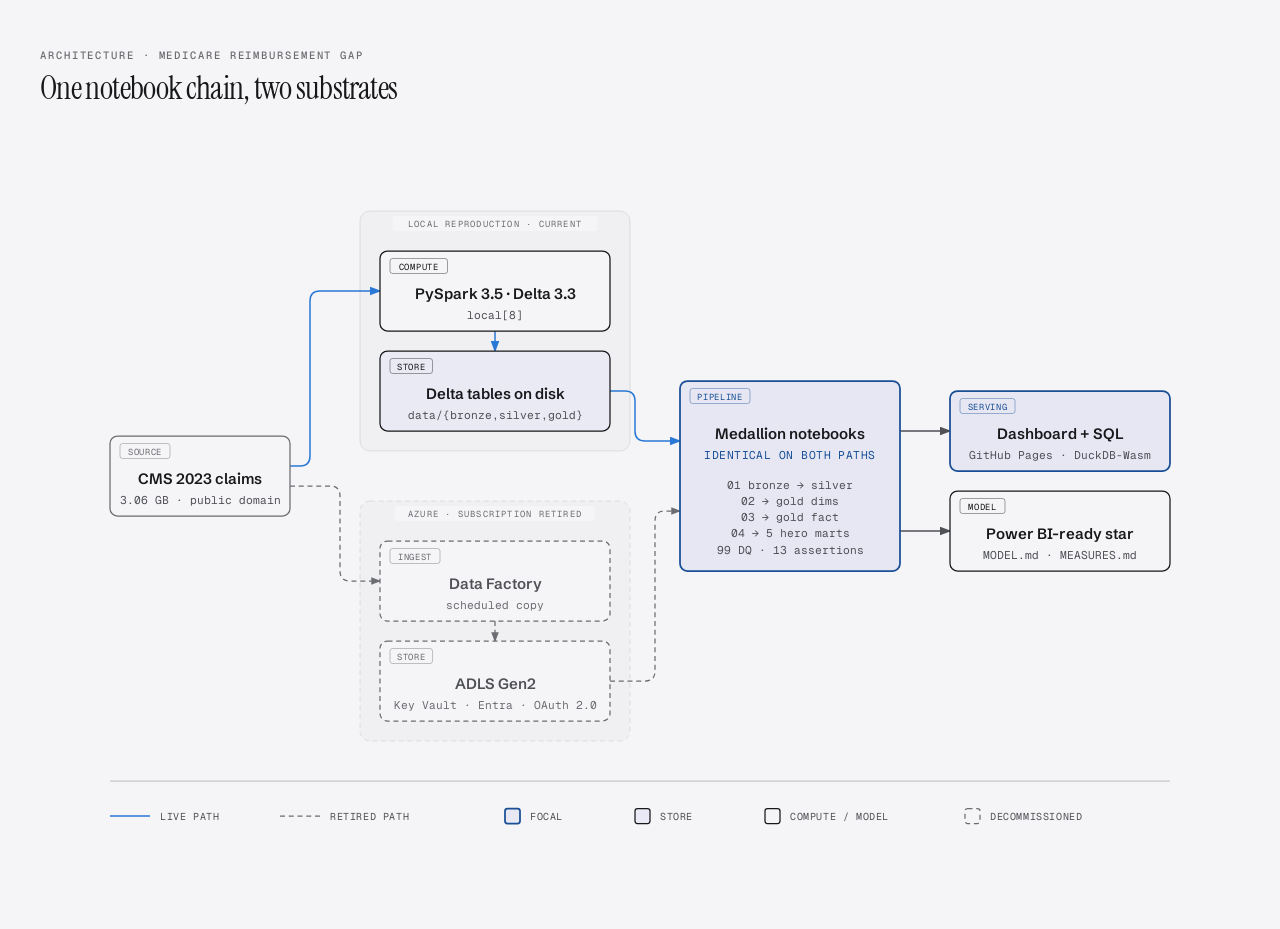
<file: docs/diagrams/architecture.html>
<!DOCTYPE html>
<html lang="en">
<head>
  <meta charset="UTF-8">
  <meta name="viewport" content="width=device-width, initial-scale=1.0">
  <title>Medallion on two substrates</title>
  <link href="https://fonts.googleapis.com/css2?family=Instrument+Serif:ital@0;1&family=Schibsted+Grotesk:wght@400;500;600&family=Geist+Mono:wght@400;500;600&display=swap" rel="stylesheet">
  <style>
    *, *::before, *::after { box-sizing: border-box; margin: 0; padding: 0; }
    :root {
      /* Lifted from docs/css/dash.css so the diagram matches the thing it documents.
         One blue hue family -- the project's locked decision 1 -- so `accent` and
         `link` are two steps of the same ramp, never a second hue. */
      --color-paper:       #f5f4f6;
      --color-ink:         #16181a;
      --color-muted:       #4f5156;
      --color-soft:        #6b6d72;
      --color-rule:        #c9c7c4;
      --color-accent:      #184f95;
      --color-accent-tint: #dcddf3;
      --color-link:        #2a78d6;
      --font-sans:  'Schibsted Grotesk', ui-sans-serif, system-ui, -apple-system, sans-serif;
      --font-serif: 'Instrument Serif', Georgia, serif;
      --font-mono:  'Geist Mono', ui-monospace, SFMono-Regular, Menlo, monospace;
    }

    body {
      font-family: var(--font-sans);
      background: var(--color-paper);
      color: var(--color-ink);
      min-height: 100vh;
      display: flex;
      align-items: center;
      justify-content: center;
      padding: 3rem 2rem;
    }

    .frame { max-width: 1200px; width: 100%; }
    .diagram-container { width: 100%; overflow-x: auto; }

    .eyebrow {
      font-family: var(--font-mono);
      font-size: 0.66rem;
      font-weight: 500;
      letter-spacing: 0.18em;
      text-transform: uppercase;
      color: var(--color-soft);
      margin-bottom: 0.5rem;
    }

    h1 {
      font-family: var(--font-serif);
      font-size: clamp(1.5rem, 2.4vw + 0.75rem, 2rem);
      font-weight: 400;
      letter-spacing: -0.02em;
      line-height: 1.15;
      color: var(--color-ink);
      margin-bottom: 1.5rem;
    }

    svg { width: 100%; min-width: 960px; display: block; }
    @media print {
      .diagram-container { overflow-x: visible; }
      svg { min-width: 0; }
    }
  </style>
</head>
<body>
  <div class="frame">
    <p class="eyebrow">Architecture · Medicare Reimbursement Gap</p>
    <h1>One notebook chain, two substrates</h1>

    <div class="diagram-container">
      <svg viewBox="0 0 960 600" xmlns="http://www.w3.org/2000/svg" role="img" aria-labelledby="arch-title arch-desc">
        <title id="arch-title">Medallion pipeline on two substrates</title>
        <desc id="arch-desc">The same five medallion notebooks run over either an Azure ingest path, now retired, or a local PySpark path, and serve a published dashboard and a Power BI model.</desc>
        <defs>
          <marker id="arrow" markerWidth="8" markerHeight="6" refX="7" refY="3" orient="auto"><polygon points="0 0, 8 3, 0 6" fill="#4f5156"/></marker>
          <marker id="arrow-accent" markerWidth="8" markerHeight="6" refX="7" refY="3" orient="auto"><polygon points="0 0, 8 3, 0 6" fill="#184f95"/></marker>
          <marker id="arrow-link" markerWidth="8" markerHeight="6" refX="7" refY="3" orient="auto"><polygon points="0 0, 8 3, 0 6" fill="#2a78d6"/></marker>
          <marker id="arrow-soft" markerWidth="8" markerHeight="6" refX="7" refY="3" orient="auto"><polygon points="0 0, 8 3, 0 6" fill="#6b6d72"/></marker>
        </defs>

        <rect width="100%" height="100%" fill="#f5f4f6"/>

        <!-- ============ ZONES (drawn first: bg -> zones -> arrows -> nodes) ============ -->

        <!-- Local substrate: the live one -->
        <rect x="256" y="64" width="216" height="192" rx="8" fill="#16181a" fill-opacity="0.02" stroke="#16181a" stroke-opacity="0.10" stroke-width="0.8"/>
        <rect x="282" y="68" width="164" height="12" rx="2" fill="#f5f4f6"/>
        <text x="364" y="77" fill="#6b6d72" font-size="7" font-family="'Geist Mono', monospace" text-anchor="middle" letter-spacing="0.14em">LOCAL REPRODUCTION · CURRENT</text>

        <!-- Azure substrate: retired, so a dashed boundary -->
        <rect x="256" y="296" width="216" height="192" rx="8" fill="#16181a" fill-opacity="0.02" stroke="#16181a" stroke-opacity="0.10" stroke-width="0.8" stroke-dasharray="4,3"/>
        <rect x="284" y="300" width="160" height="12" rx="2" fill="#f5f4f6"/>
        <text x="364" y="309" fill="#6b6d72" font-size="7" font-family="'Geist Mono', monospace" text-anchor="middle" letter-spacing="0.14em">AZURE · SUBSCRIPTION RETIRED</text>

        <!-- ============ ARROWS (before nodes, so they sit behind) ============ -->

        <!-- CMS -> PySpark (live path) -->
        <path d="M 200,268 H 208 Q 216,268 216,260 V 136 Q 216,128 224,128 H 272" fill="none" stroke="#2a78d6" stroke-width="1.2" marker-end="url(#arrow-link)"/>
        <!-- CMS -> Data Factory (retired path) -->
        <path d="M 200,284 H 232 Q 240,284 240,292 V 352 Q 240,360 248,360 H 272" fill="none" stroke="#6b6d72" stroke-width="1" stroke-dasharray="4,3" marker-end="url(#arrow-soft)"/>

        <!-- inside each zone -->
        <line x1="364" y1="160" x2="364" y2="176" stroke="#2a78d6" stroke-width="1.2" marker-end="url(#arrow-link)"/>
        <line x1="364" y1="392" x2="364" y2="408" stroke="#6b6d72" stroke-width="1" stroke-dasharray="4,3" marker-end="url(#arrow-soft)"/>

        <!-- both substrates converge on the notebooks -->
        <path d="M 456,208 H 468 Q 476,208 476,216 V 240 Q 476,248 484,248 H 512" fill="none" stroke="#2a78d6" stroke-width="1.2" marker-end="url(#arrow-link)"/>
        <path d="M 456,440 H 484 Q 492,440 492,432 V 312 Q 492,304 500,304 H 512" fill="none" stroke="#6b6d72" stroke-width="1" stroke-dasharray="4,3" marker-end="url(#arrow-soft)"/>

        <!-- notebooks -> serving -->
        <line x1="688" y1="240" x2="728" y2="240" stroke="#4f5156" stroke-width="1.2" marker-end="url(#arrow)"/>
        <line x1="688" y1="320" x2="728" y2="320" stroke="#4f5156" stroke-width="1.2" marker-end="url(#arrow)"/>

        <!-- ============ NODES ============ -->

        <!-- CMS source -->
        <rect x="56" y="244" width="144" height="64" rx="6" fill="#f5f4f6"/>
        <rect x="56" y="244" width="144" height="64" rx="6" fill="#f5f4f6" stroke="#6b6d72" stroke-width="1"/>
        <rect x="64" y="250" width="40" height="12" rx="2" fill="transparent" stroke="#6b6d72" stroke-opacity="0.40" stroke-width="0.8"/>
        <text x="84" y="259" fill="#6b6d72" font-size="7" font-family="'Geist Mono', monospace" text-anchor="middle" letter-spacing="0.08em">SOURCE</text>
        <text x="128" y="282" fill="#16181a" font-size="12" font-weight="600" font-family="'Schibsted Grotesk', sans-serif" text-anchor="middle">CMS 2023 claims</text>
        <text x="128" y="298" fill="#4f5156" font-size="9" font-family="'Geist Mono', monospace" text-anchor="middle">3.06 GB · public domain</text>

        <!-- PySpark (local compute) -->
        <rect x="272" y="96" width="184" height="64" rx="6" fill="#f5f4f6"/>
        <rect x="272" y="96" width="184" height="64" rx="6" fill="#f5f4f6" stroke="#16181a" stroke-width="1"/>
        <rect x="280" y="102" width="46" height="12" rx="2" fill="transparent" stroke="#16181a" stroke-opacity="0.40" stroke-width="0.8"/>
        <text x="303" y="111" fill="#16181a" font-size="7" font-family="'Geist Mono', monospace" text-anchor="middle" letter-spacing="0.08em">COMPUTE</text>
        <text x="364" y="134" fill="#16181a" font-size="12" font-weight="600" font-family="'Schibsted Grotesk', sans-serif" text-anchor="middle">PySpark 3.5 · Delta 3.3</text>
        <text x="364" y="150" fill="#4f5156" font-size="9" font-family="'Geist Mono', monospace" text-anchor="middle">local[8]</text>

        <!-- local Delta tables -->
        <rect x="272" y="176" width="184" height="64" rx="6" fill="#f5f4f6"/>
        <rect x="272" y="176" width="184" height="64" rx="6" fill="#dcddf3" fill-opacity="0.45" stroke="#16181a" stroke-width="1"/>
        <rect x="280" y="182" width="34" height="12" rx="2" fill="transparent" stroke="#16181a" stroke-opacity="0.40" stroke-width="0.8"/>
        <text x="297" y="191" fill="#16181a" font-size="7" font-family="'Geist Mono', monospace" text-anchor="middle" letter-spacing="0.08em">STORE</text>
        <text x="364" y="214" fill="#16181a" font-size="12" font-weight="600" font-family="'Schibsted Grotesk', sans-serif" text-anchor="middle">Delta tables on disk</text>
        <text x="364" y="230" fill="#4f5156" font-size="9" font-family="'Geist Mono', monospace" text-anchor="middle">data/{bronze,silver,gold}</text>

        <!-- Data Factory (retired) -->
        <rect x="272" y="328" width="184" height="64" rx="6" fill="#f5f4f6"/>
        <rect x="272" y="328" width="184" height="64" rx="6" fill="#f5f4f6" stroke="#6b6d72" stroke-width="1" stroke-dasharray="4,3"/>
        <rect x="280" y="334" width="40" height="12" rx="2" fill="transparent" stroke="#6b6d72" stroke-opacity="0.40" stroke-width="0.8"/>
        <text x="300" y="343" fill="#6b6d72" font-size="7" font-family="'Geist Mono', monospace" text-anchor="middle" letter-spacing="0.08em">INGEST</text>
        <text x="364" y="366" fill="#4f5156" font-size="12" font-weight="600" font-family="'Schibsted Grotesk', sans-serif" text-anchor="middle">Data Factory</text>
        <text x="364" y="382" fill="#6b6d72" font-size="9" font-family="'Geist Mono', monospace" text-anchor="middle">scheduled copy</text>

        <!-- ADLS Gen2 (retired) -->
        <rect x="272" y="408" width="184" height="64" rx="6" fill="#f5f4f6"/>
        <rect x="272" y="408" width="184" height="64" rx="6" fill="#f5f4f6" stroke="#6b6d72" stroke-width="1" stroke-dasharray="4,3"/>
        <rect x="280" y="414" width="34" height="12" rx="2" fill="transparent" stroke="#6b6d72" stroke-opacity="0.40" stroke-width="0.8"/>
        <text x="297" y="423" fill="#6b6d72" font-size="7" font-family="'Geist Mono', monospace" text-anchor="middle" letter-spacing="0.08em">STORE</text>
        <text x="364" y="446" fill="#4f5156" font-size="12" font-weight="600" font-family="'Schibsted Grotesk', sans-serif" text-anchor="middle">ADLS Gen2</text>
        <text x="364" y="462" fill="#6b6d72" font-size="9" font-family="'Geist Mono', monospace" text-anchor="middle">Key Vault · Entra · OAuth 2.0</text>

        <!-- FOCAL 1: the shared notebook chain -->
        <rect x="512" y="200" width="176" height="152" rx="6" fill="#f5f4f6"/>
        <rect x="512" y="200" width="176" height="152" rx="6" fill="#dcddf3" fill-opacity="0.55" stroke="#184f95" stroke-width="1.4"/>
        <rect x="520" y="206" width="48" height="12" rx="2" fill="transparent" stroke="#184f95" stroke-opacity="0.40" stroke-width="0.8"/>
        <text x="544" y="215" fill="#184f95" font-size="7" font-family="'Geist Mono', monospace" text-anchor="middle" letter-spacing="0.08em">PIPELINE</text>
        <text x="600" y="246" fill="#16181a" font-size="12" font-weight="600" font-family="'Schibsted Grotesk', sans-serif" text-anchor="middle">Medallion notebooks</text>
        <text x="600" y="262" fill="#184f95" font-size="9" font-family="'Geist Mono', monospace" text-anchor="middle" letter-spacing="0.04em">IDENTICAL ON BOTH PATHS</text>
        <text x="600" y="286" fill="#4f5156" font-size="9" font-family="'Geist Mono', monospace" text-anchor="middle">01  bronze → silver</text>
        <text x="600" y="299" fill="#4f5156" font-size="9" font-family="'Geist Mono', monospace" text-anchor="middle">02  → gold dims</text>
        <text x="600" y="312" fill="#4f5156" font-size="9" font-family="'Geist Mono', monospace" text-anchor="middle">03  → gold fact</text>
        <text x="600" y="325" fill="#4f5156" font-size="9" font-family="'Geist Mono', monospace" text-anchor="middle">04  → 5 hero marts</text>
        <text x="600" y="338" fill="#4f5156" font-size="9" font-family="'Geist Mono', monospace" text-anchor="middle">99  DQ · 13 assertions</text>

        <!-- FOCAL 2: the live dashboard -->
        <rect x="728" y="208" width="176" height="64" rx="6" fill="#f5f4f6"/>
        <rect x="728" y="208" width="176" height="64" rx="6" fill="#dcddf3" fill-opacity="0.55" stroke="#184f95" stroke-width="1.4"/>
        <rect x="736" y="214" width="44" height="12" rx="2" fill="transparent" stroke="#184f95" stroke-opacity="0.40" stroke-width="0.8"/>
        <text x="758" y="223" fill="#184f95" font-size="7" font-family="'Geist Mono', monospace" text-anchor="middle" letter-spacing="0.08em">SERVING</text>
        <text x="816" y="246" fill="#16181a" font-size="12" font-weight="600" font-family="'Schibsted Grotesk', sans-serif" text-anchor="middle">Dashboard + SQL</text>
        <text x="816" y="262" fill="#4f5156" font-size="9" font-family="'Geist Mono', monospace" text-anchor="middle">GitHub Pages · DuckDB-Wasm</text>

        <!-- Power BI model -->
        <rect x="728" y="288" width="176" height="64" rx="6" fill="#f5f4f6"/>
        <rect x="728" y="288" width="176" height="64" rx="6" fill="#f5f4f6" stroke="#16181a" stroke-width="1"/>
        <rect x="736" y="294" width="36" height="12" rx="2" fill="transparent" stroke="#16181a" stroke-opacity="0.40" stroke-width="0.8"/>
        <text x="754" y="303" fill="#16181a" font-size="7" font-family="'Geist Mono', monospace" text-anchor="middle" letter-spacing="0.08em">MODEL</text>
        <text x="816" y="326" fill="#16181a" font-size="12" font-weight="600" font-family="'Schibsted Grotesk', sans-serif" text-anchor="middle">Power BI-ready star</text>
        <text x="816" y="342" fill="#4f5156" font-size="9" font-family="'Geist Mono', monospace" text-anchor="middle">MODEL.md · MEASURES.md</text>

        <!-- ============ LEGEND (horizontal bottom strip) ============ -->
        <line x1="56" y1="520" x2="904" y2="520" stroke="#c9c7c4" stroke-width="1"/>

        <line x1="56" y1="548" x2="88" y2="548" stroke="#2a78d6" stroke-width="1.2"/>
        <text x="96" y="551" fill="#4f5156" font-size="8" font-family="'Geist Mono', monospace" letter-spacing="0.06em">LIVE PATH</text>

        <line x1="192" y1="548" x2="224" y2="548" stroke="#6b6d72" stroke-width="1" stroke-dasharray="4,3"/>
        <text x="232" y="551" fill="#4f5156" font-size="8" font-family="'Geist Mono', monospace" letter-spacing="0.06em">RETIRED PATH</text>

        <rect x="372" y="542" width="12" height="12" rx="2" fill="#dcddf3" fill-opacity="0.55" stroke="#184f95" stroke-width="1.4"/>
        <text x="392" y="551" fill="#4f5156" font-size="8" font-family="'Geist Mono', monospace" letter-spacing="0.06em">FOCAL</text>

        <rect x="476" y="542" width="12" height="12" rx="2" fill="#dcddf3" fill-opacity="0.45" stroke="#16181a" stroke-width="1"/>
        <text x="496" y="551" fill="#4f5156" font-size="8" font-family="'Geist Mono', monospace" letter-spacing="0.06em">STORE</text>

        <rect x="580" y="542" width="12" height="12" rx="2" fill="#f5f4f6" stroke="#16181a" stroke-width="1"/>
        <text x="600" y="551" fill="#4f5156" font-size="8" font-family="'Geist Mono', monospace" letter-spacing="0.06em">COMPUTE / MODEL</text>

        <rect x="740" y="542" width="12" height="12" rx="2" fill="#f5f4f6" stroke="#6b6d72" stroke-width="1" stroke-dasharray="4,3"/>
        <text x="760" y="551" fill="#4f5156" font-size="8" font-family="'Geist Mono', monospace" letter-spacing="0.06em">DECOMMISSIONED</text>
      </svg>
    </div>
  </div>
</body>
</html>
</file>
